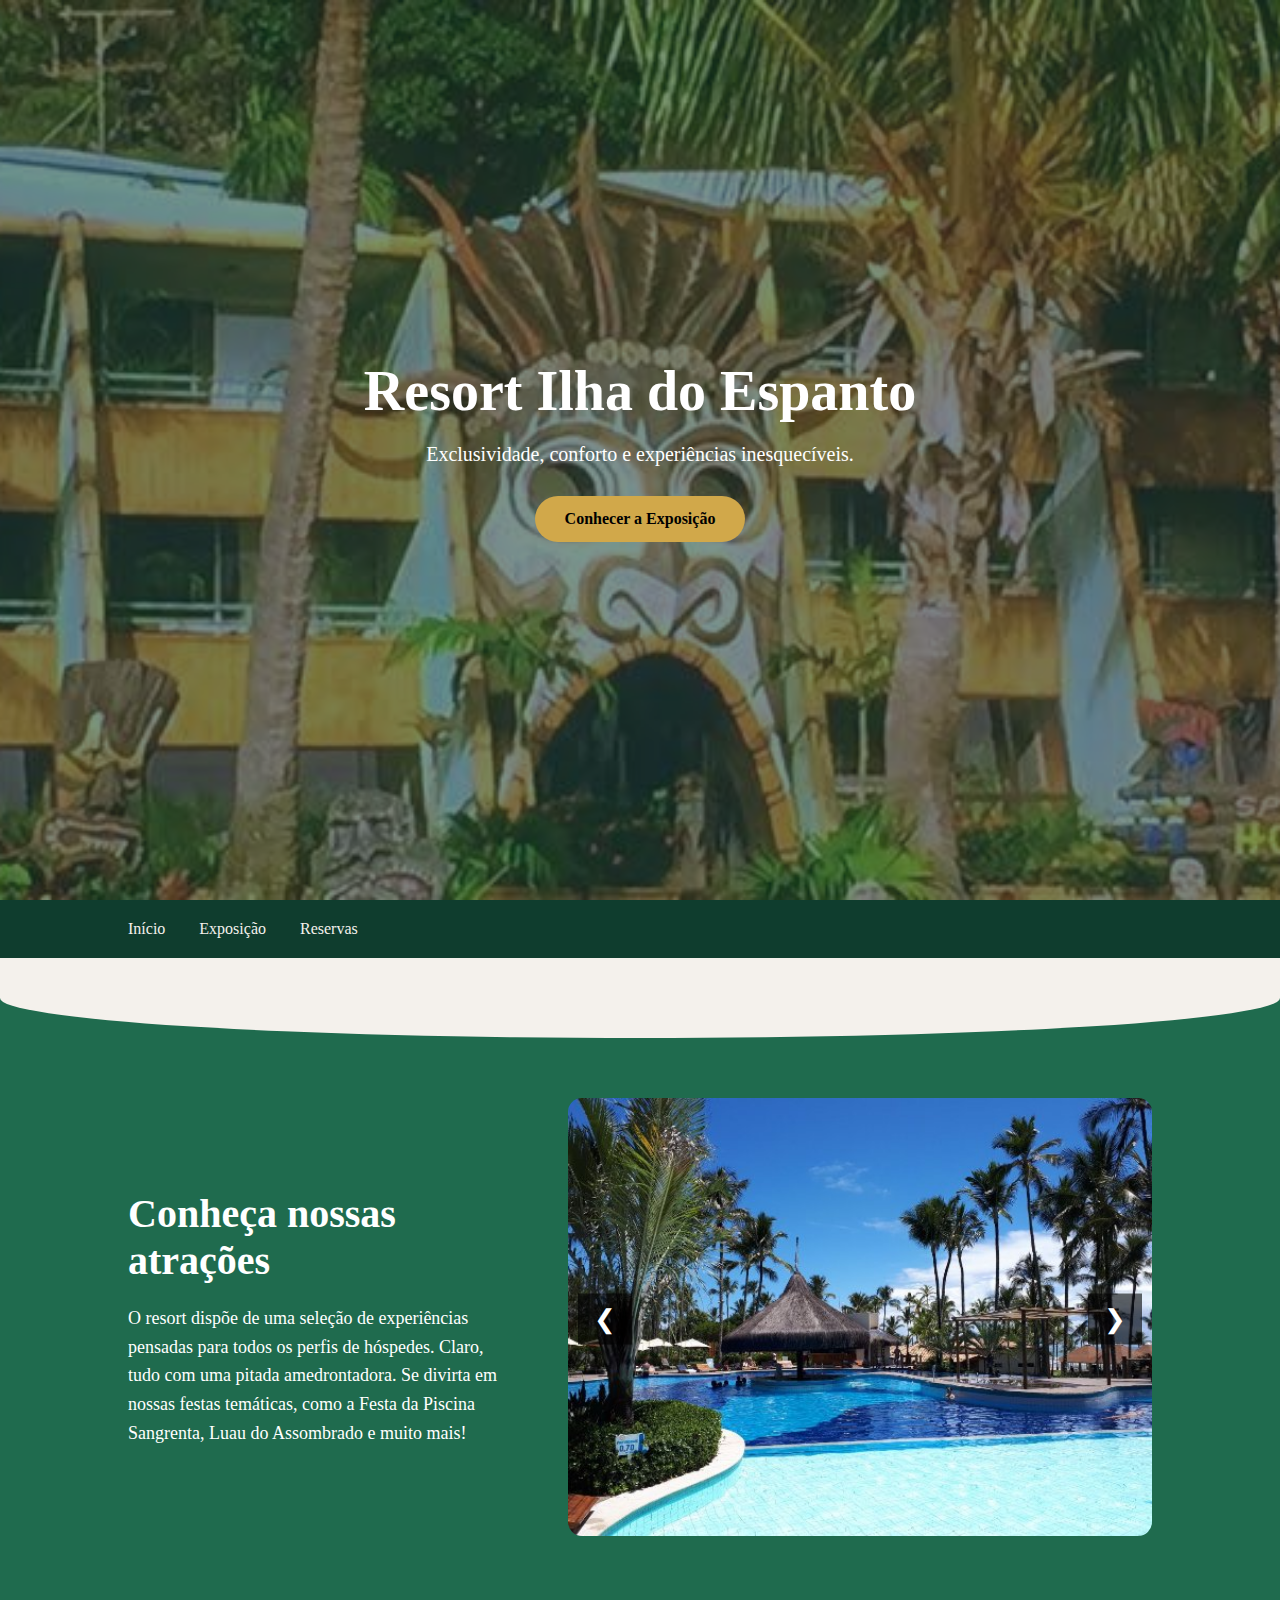
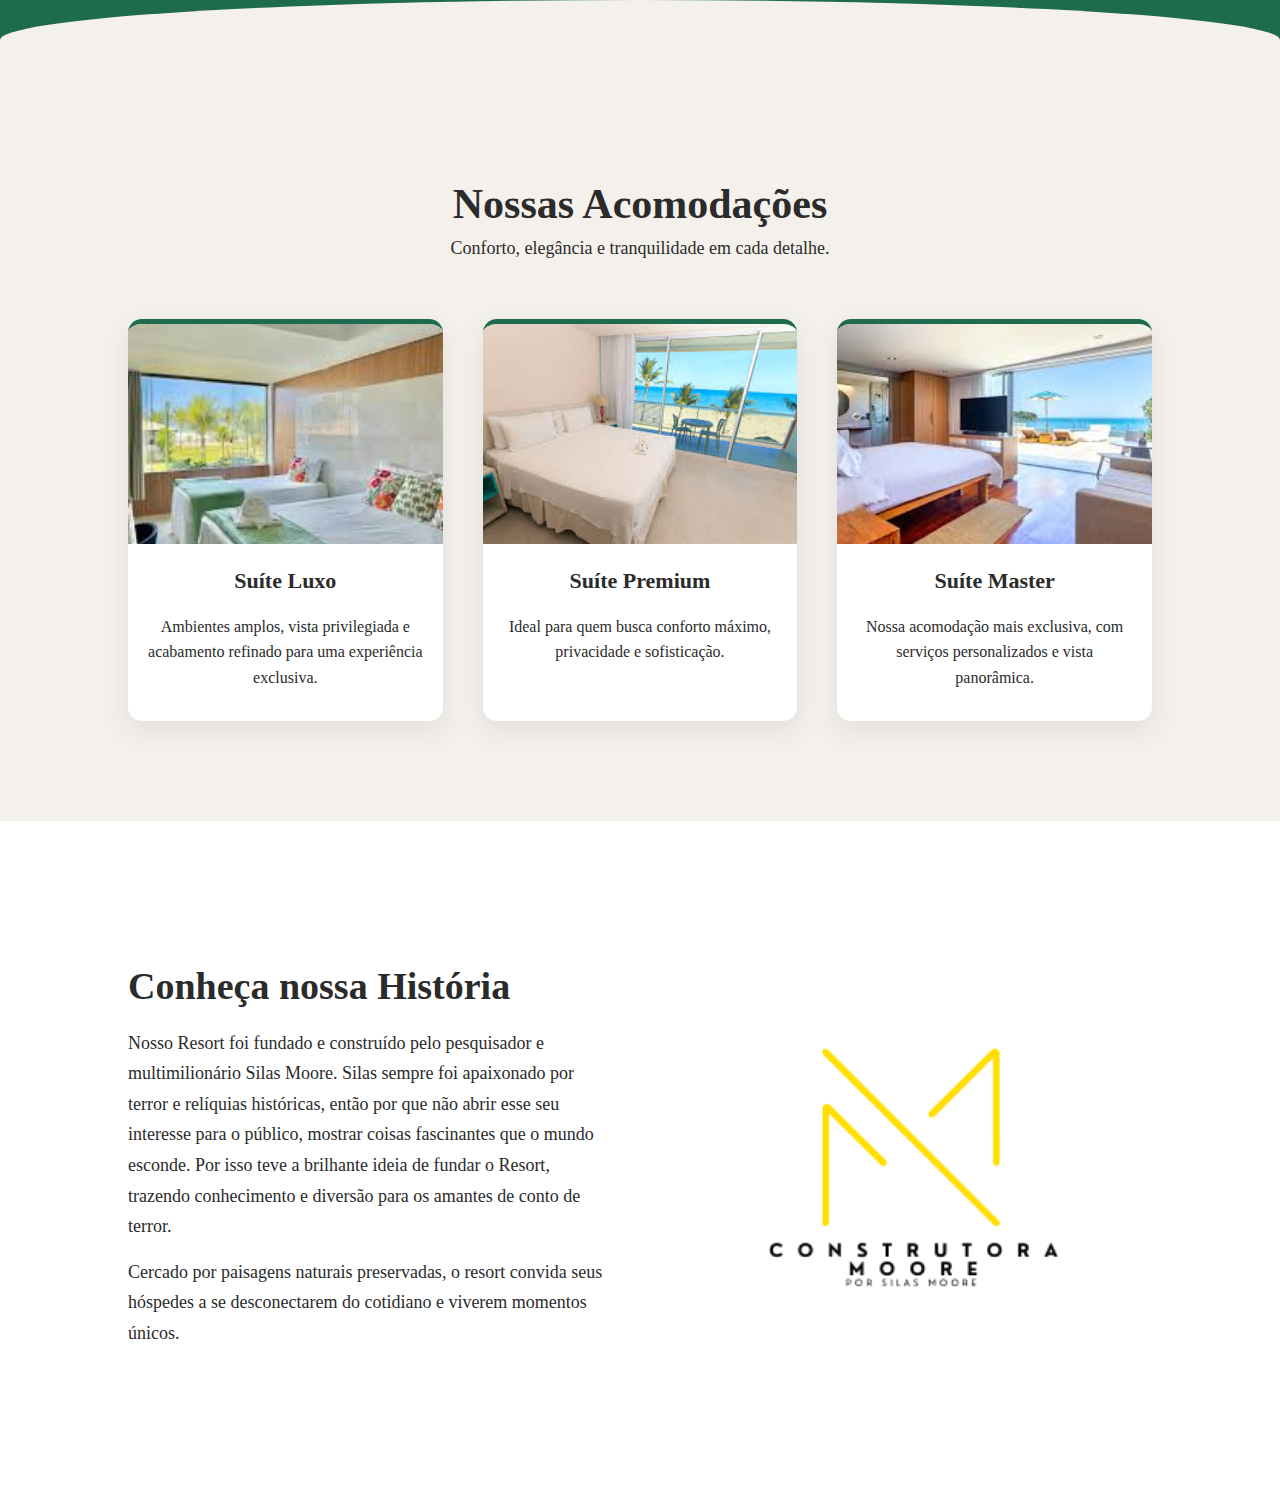
<file: index.html>
<!DOCTYPE html>
<html lang="pt-BR">
<head>
  <meta charset="UTF-8">
  <title>Resort Ilha do Espanto</title>
  <meta name="viewport" content="width=device-width, initial-scale=1.0">

  <!-- CSS -->
  <link rel="stylesheet" href="css/style.css">
</head>
<body>

<!-- ================= HERO ================= -->
<header class="hero">
  <div class="hero-overlay">
    <h1>Resort Ilha do Espanto</h1>
    <p>Exclusividade, conforto e experiências inesquecíveis.</p>
    <a href="exposicao.html" class="btn-hero">Conhecer a Exposição</a>
  </div>
</header>

<!-- ================= MENU ================= -->
<nav class="menu">
  <a href="index.html">Início</a>
  <a href="exposicao.html">Exposição</a>
  <a href="reservas.html">Reservas</a>
</nav>

<!-- ================= ATRAÇÕES (ÁREA VERDE) ================= -->
<section class="atracoes">

  <!-- curva superior -->
  <div class="curva-top"></div>

  <div class="atracoes-container">

    <div class="atracoes-texto">
      <h2>Conheça nossas atrações</h2>
      <p>
        O resort dispõe de uma seleção de experiências pensadas para todos os perfis de hóspedes. 
Claro, tudo com uma pitada amedrontadora. Se divirta em nossas festas temáticas, como a Festa da Piscina 
Sangrenta, Luau do Assombrado e muito mais!
      </p>
    </div>

    <div class="atracoes-carousel">

      <button class="carousel-btn left" onclick="prevImage()">&#10094;</button>

      <img id="carouselImage" src="img/atracao1.jpg" alt="Atração do Resort">

      <button class="carousel-btn right" onclick="nextImage()">&#10095;</button>

    </div>

  </div>

  <!-- curva inferior -->
  <div class="curva-bottom"></div>

</section>

<!-- ================= ACOMODAÇÕES ================= -->
<section class="acomodacoes">
  <div class="acomodacoes-container">

    <h2>Nossas Acomodações</h2>
    <p class="acomodacoes-sub">
      Conforto, elegância e tranquilidade em cada detalhe.
    </p>

    <div class="acomodacoes-grid">

      <div class="acomodacao-card">
        <img src="img/suite2.jpg" alt="Suíte Luxo">
        <h3>Suíte Luxo</h3>
        <p>
          Ambientes amplos, vista privilegiada e acabamento refinado para uma
          experiência exclusiva.
        </p>
      </div>

      <div class="acomodacao-card">
        <img src="img/suite1.jpg" alt="Suíte Premium">
        <h3>Suíte Premium</h3>
        <p>
          Ideal para quem busca conforto máximo, privacidade e sofisticação.
        </p>
      </div>

      <div class="acomodacao-card">
        <img src="img/suite6.jpg" alt="Suíte Master">
        <h3>Suíte Master</h3>
        <p>
          Nossa acomodação mais exclusiva, com serviços personalizados e vista
          panorâmica.
        </p>
      </div>

    </div>

  </div>
</section>

<!-- ================= HISTÓRIA ================= -->
<section class="historia">
  <div class="historia-container">

    <div class="historia-texto">
      <h2>Conheça nossa História</h2>
      <p>
        Nosso Resort foi fundado e construído pelo pesquisador e multimilionário Silas Moore. 
Silas sempre foi apaixonado por terror e relíquias históricas, então por que não abrir esse seu interesse 
para o público, mostrar coisas fascinantes que o mundo esconde. Por isso teve a brilhante ideia de fundar o 
Resort, trazendo conhecimento e diversão para os amantes de conto de terror.
      </p>
      <p>
        Cercado por paisagens naturais preservadas, o resort convida seus hóspedes
        a se desconectarem do cotidiano e viverem momentos únicos.
      </p>
    </div>

    <div class="historia-imagem">
      <!-- TROQUE A IMAGEM AQUI -->
      <img src="img/historia.png" alt="História do Resort">
    </div>

  </div>
</section>

<!-- ================= SCRIPT DO CARROSSEL ================= -->
<script src="js/carousel.js"></script>

</body>
</html>
</file>
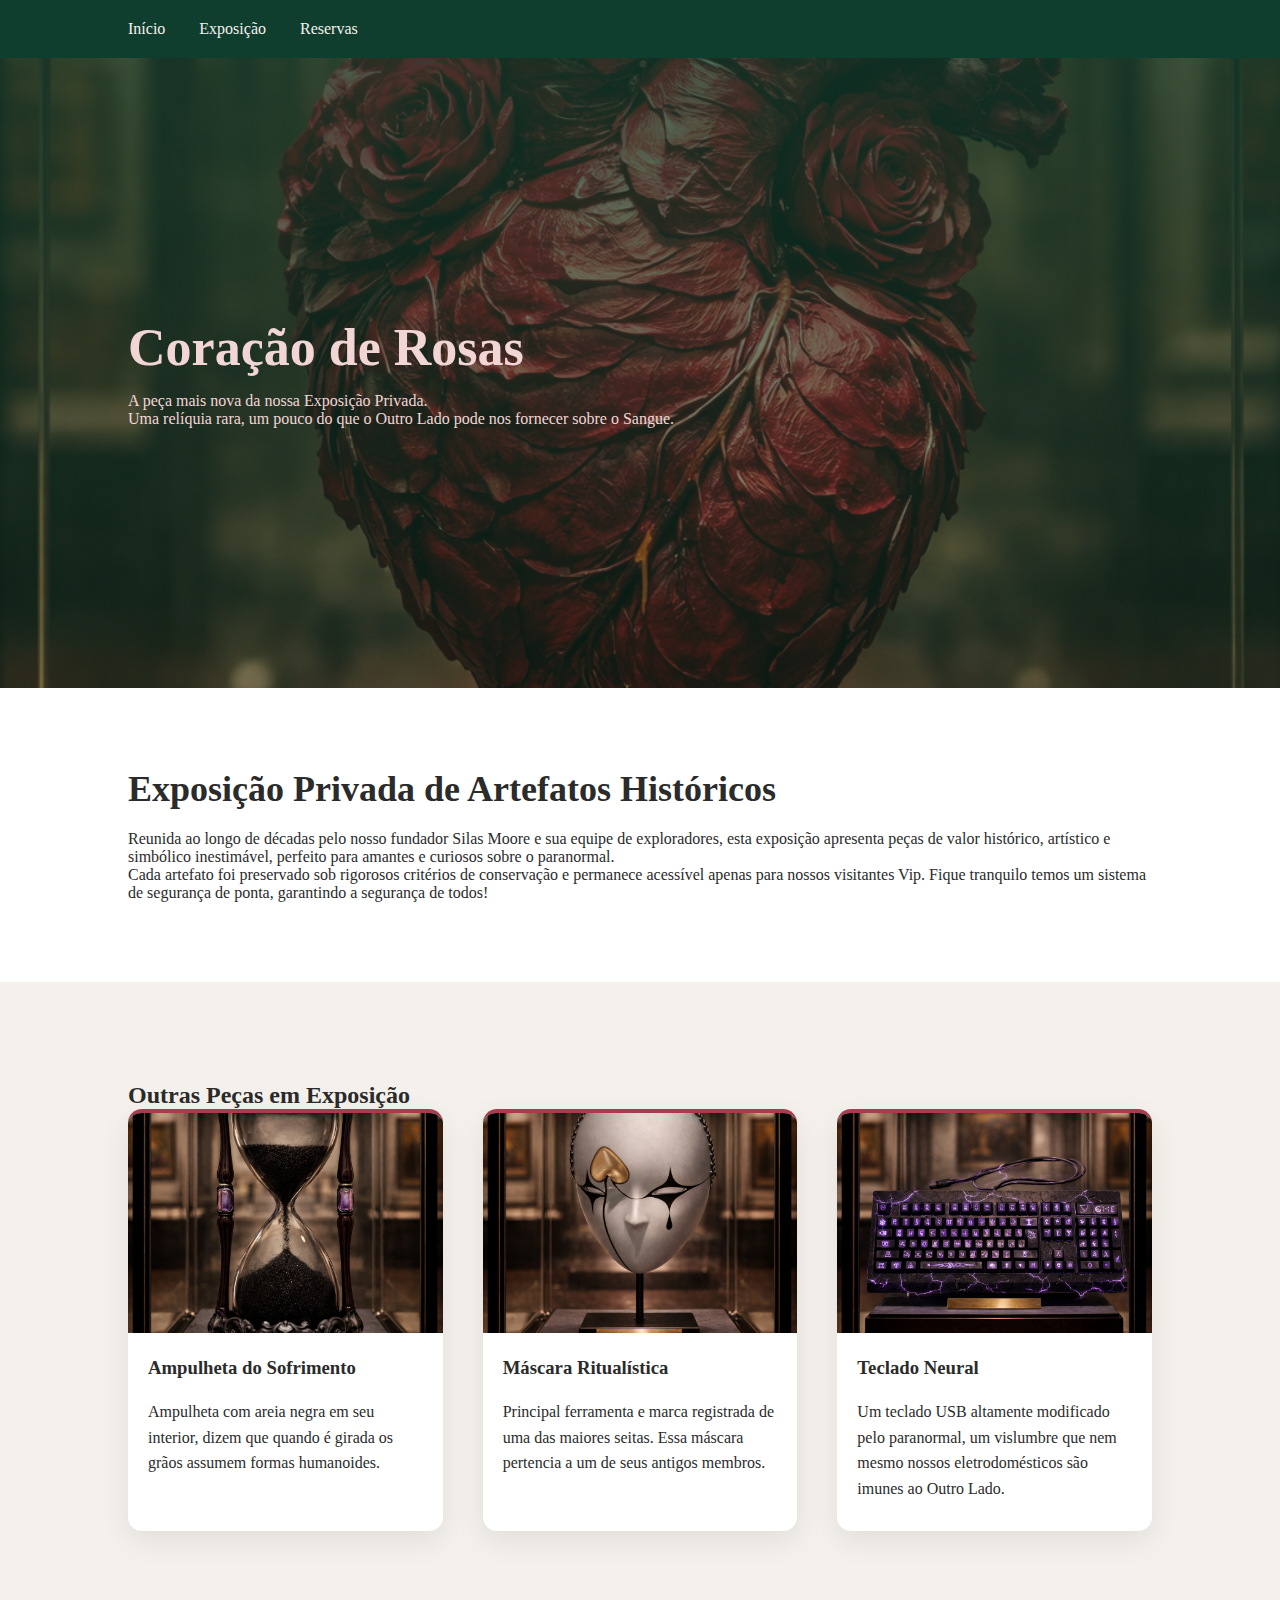
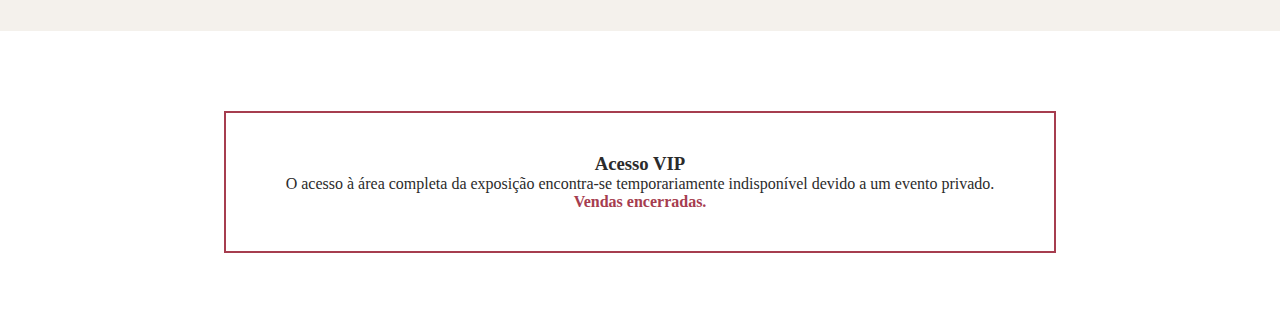
<file: exposicao.html>
<!DOCTYPE html>
<html lang="pt-BR">
<head>
  <meta charset="UTF-8">
  <title>Exposição Privada</title>
  <meta name="viewport" content="width=device-width, initial-scale=1.0">
  <link rel="stylesheet" href="css/style.css">
</head>
<body>

<!-- ================= MENU ================= -->
<nav class="menu">
  <a href="index.html">Início</a>
  <a href="exposicao.html">Exposição</a>
  <a href="reservas.html">Reservas</a>
</nav>

<!-- ================= HERO EXPOSIÇÃO ================= -->
<header class="expo-hero">
  <div class="expo-hero-overlay">
    <h1>Coração de Rosas</h1>
    <p>
      A peça mais nova da nossa Exposição Privada.<br>
      Uma relíquia rara, um pouco do que o Outro Lado pode nos fornecer sobre o Sangue.
    </p>
  </div>
</header>

<!-- ================= SOBRE A EXPOSIÇÃO ================= -->
<section class="expo-intro">
  <div class="expo-intro-container">
    <h2>Exposição Privada de Artefatos Históricos</h2>
    <p>
      Reunida ao longo de décadas pelo nosso fundador Silas Moore e sua equipe de exploradores,
      esta exposição apresenta peças de valor histórico, artístico e simbólico
      inestimável, perfeito para amantes e curiosos sobre o paranormal.
    </p>
    <p>
      Cada artefato foi preservado sob rigorosos critérios de conservação e
      permanece acessível apenas para nossos visitantes Vip. Fique tranquilo
	temos um sistema de segurança de ponta, garantindo a segurança de todos!
    </p>
  </div>
</section>

<!-- ================= ARTEFATOS ================= -->
<section class="expo-artefatos">
  <div class="expo-artefatos-container">

    <h2>Outras Peças em Exposição</h2>

    <div class="artefatos-grid">

      <div class="artefato-card">
        <img src="img/artefato1.png" alt="Ampulheta do Sofrimento">
        <h3>Ampulheta do Sofrimento</h3>
        <p>
          Ampulheta com areia negra em seu interior, dizem que quando é girada os grãos
assumem formas humanoides.
        </p>
      </div>

      <div class="artefato-card">
        <img src="img/artefato2.png" alt="Máscara Ritualística">
        <h3>Máscara Ritualística</h3>
        <p>
          Principal ferramenta e marca registrada de uma das maiores seitas. Essa máscara pertencia a um de
seus antigos membros.
        </p>
      </div>

      <div class="artefato-card">
        <img src="img/artefato3.png" alt="Teclado Neural">
        <h3>Teclado Neural</h3>
        <p>
          Um teclado USB altamente modificado pelo paranormal, um vislumbre que nem mesmo nossos eletrodomésticos
são imunes ao Outro Lado.
        </p>
      </div>

    </div>

  </div>
</section>

<!-- ================= ACESSO VIP ================= -->
<section class="expo-vip">
  <div class="expo-vip-box">
    <h3>Acesso VIP</h3>
    <p>
      O acesso à área completa da exposição encontra-se temporariamente
      indisponível devido a um evento privado.
    </p>
    <p class="vip-closed">
      Vendas encerradas.
    </p>
  </div>
</section>

</body>
</html>
</file>
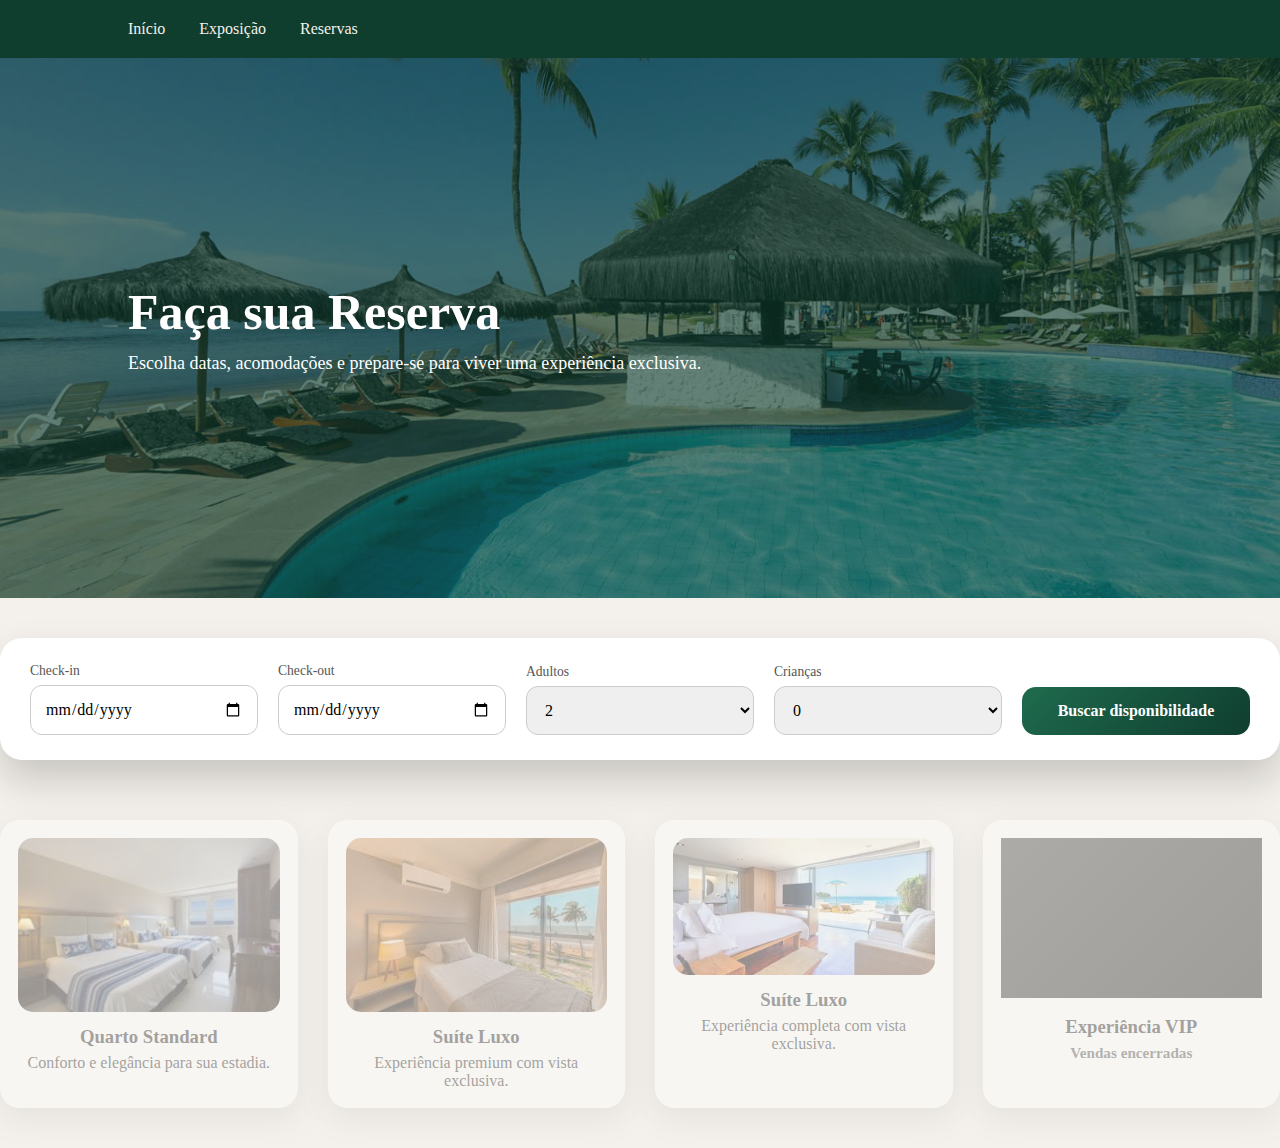
<file: reservas.html>
<!DOCTYPE html>
<html lang="pt-BR">
<head>
<meta charset="UTF-8">
<title>Reservas — Resort Ilha do Espanto</title>
<meta name="viewport" content="width=device-width, initial-scale=1.0">
<link rel="stylesheet" href="css/style.css">
</head>
<body>

<!-- MENU -->
<nav class="menu">
  <a href="index.html">Início</a>
  <a href="exposicao.html">Exposição</a>
  <a href="reservas.html">Reservas</a>
</nav>

<!-- HERO RESERVAS -->
<header class="reservas-hero">
  <div class="reservas-hero-overlay">
    <h1>Faça sua Reserva</h1>
    <p>
      Escolha datas, acomodações e prepare-se para viver uma experiência exclusiva.
    </p>
  </div>
</header>

<!-- FORMULÁRIO DE RESERVA -->
<section class="reserva-box">
<p id="resultado" class="resultado-busca">
  Quartos disponíveis para o período selecionado.
</p>


  <div class="reserva-item">
    <label>Check-in</label>
    <input type="date">
  </div>

  <div class="reserva-item">
    <label>Check-out</label>
    <input type="date">
  </div>

  <div class="reserva-item">
    <label>Adultos</label>
    <select>
      <option>1</option>
      <option selected>2</option>
      <option>3</option>
      <option>4</option>
      <option>5</option>
    </select>
  </div>

  <div class="reserva-item">
    <label>Crianças</label>
    <select>
      <option selected>0</option>
      <option>1</option>
      <option>2</option>
      <option>3</option>
    </select>
  </div>

  <div class="reserva-item botao">
    <button onclick="buscar()">Buscar disponibilidade</button>
  </div>

</section>


<div class="quartos-grid">

  <div class="quarto-card desativado" onclick="selecionarQuarto(this)">
    <img src="img/quarto_standard.jpg">
    <h3>Quarto Standard</h3>
    <p>Conforto e elegância para sua estadia.</p>
  </div>

  <div class="quarto-card desativado" onclick="selecionarQuarto(this)">
    <img src="img/quarto_luxo.jpg">
    <h3>Suíte Luxo</h3>
    <p>Experiência premium com vista exclusiva.</p>
  </div>

  <div class="quarto-card desativado" onclick="selecionarQuarto(this)">
    <img src="img/quarto_master.jpg">
    <h3>Suíte Luxo</h3>
    <p>Experiência completa com vista exclusiva.</p>
  </div>

  <div class="quarto-card desativado">
    <div class="quarto-thumb vip-thumb"></div>
    <div class="quarto-info">
      <h3>Experiência VIP</h3>
      <p class="vip-text">Vendas encerradas</p>
    </div>

</div>
<button id="btnReservar" class="btn-reservar" onclick="confirmarReserva()">
  Reservar agora
</button>

<script>
function buscar() {
  document.getElementById("resultado").style.display = "block";
}
</script>

<script>
function buscar() {
  // Ativa quartos
  document.querySelectorAll('.quarto-card').forEach(card => {
    card.classList.remove('desativado');
    card.classList.add('ativo');
  });

  // Mensagem de busca (se você já fez)
  const resultado = document.getElementById("resultado");
  if (resultado) resultado.style.display = "block";
}

function selecionarQuarto(card) {
  document.querySelectorAll('.quarto-card').forEach(c => {
    c.classList.remove('selecionado');
  });

  card.classList.add('selecionado');
  document.getElementById('btnReservar').style.display = "block";
}

function confirmarReserva() {
  document.getElementById("popupReserva").style.display = "flex";
}

function fecharPopup() {
  document.getElementById("popupReserva").style.display = "none";
}
</script>

<div id="popupReserva" class="popup">
  <div class="popup-conteudo">
    <h2>Reserva Confirmada</h2>
    <p>Sua reserva foi registrada com sucesso.</p>
    <button onclick="fecharPopup()">Fechar</button>
  </div>
</div>


</body>
</html>
</file>
<file: css/style.css>
/* ================= VARIÁVEIS DE COR ================= */

:root {
  --verde-escuro: #0f3d2e;
  --verde-dourado: #1f6b4e;
  --vermelho-rosa: #a63d4f;
  --marfim: #f4f1ec;
  --texto-escuro: #2b2b2b;
}

/* ================= RESET BÁSICO ================= */

* {
  margin: 0;
  padding: 0;
  box-sizing: border-box;
  font-family: "Georgia", serif;
}

body {
  background: var(--marfim);
  color: var(--texto-escuro);
}

/* ================= MENU ================= */

.menu {
  background: var(--verde-escuro);
  padding: 20px 10%;
}

.menu a {
  color: var(--marfim);
  margin-right: 30px;
  text-decoration: none;
  font-weight: 500;
}

.menu a:hover {
  color: var(--vermelho-rosa);
}

/* ================= HERO PRINCIPAL ================= */

.hero {
  height: 100vh;
  background-image: url("../img/hero.jpg");
  background-size: cover;
  background-position: center;
  position: relative;
}

.hero-overlay {
  background: rgba(15, 61, 46, 0.55);
  height: 100%;
  display: flex;
  flex-direction: column;
  align-items: center;
  justify-content: center;
  color: white;
  text-align: center;
}

.hero h1 {
  font-size: 56px;
  margin-bottom: 20px;
}

.hero p {
  font-size: 20px;
  margin-bottom: 30px;
}

.btn-hero {
  background: #d1a84a;
  color: #000;
  padding: 14px 30px;
  text-decoration: none;
  font-weight: bold;
  border-radius: 30px;
}

.btn-hero:hover {
  background: #b8933f;
}

/* ================= HISTÓRIA ================= */

.historia {
  padding: 100px 10%;
  background: #ffffff;
}

.historia-container {
  display: flex;
  align-items: center;
  gap: 60px;
}

.historia-texto {
  flex: 1;
}

.historia-texto h2 {
  font-size: 38px;
  margin-bottom: 20px;
}

.historia-texto p {
  font-size: 18px;
  line-height: 1.7;
  margin-bottom: 15px;
}

.historia-imagem {
  flex: 1;
}

.historia-imagem img {
  width: 100%;
  border-radius: 14px;
}

/* ================= ACOMODAÇÕES ================= */

.acomodacoes {
  padding: 100px 10%;
  background: var(--marfim);
  text-align: center;
}

.acomodacoes h2 {
  font-size: 42px;
  margin-bottom: 10px;
}

.acomodacoes-sub {
  font-size: 18px;
  margin-bottom: 60px;
}

.acomodacoes-grid {
  display: grid;
  grid-template-columns: repeat(3, 1fr);
  gap: 40px;
}

.acomodacao-card {
  background: white;
  border-top: 5px solid var(--verde-dourado);
  border-radius: 14px;
  overflow: hidden;
  box-shadow: 0 10px 30px rgba(0,0,0,0.08);
}

.acomodacao-card img {
  width: 100%;
  height: 220px;
  object-fit: cover;
}

.acomodacao-card h3 {
  font-size: 22px;
  margin: 20px;
}

.acomodacao-card p {
  font-size: 16px;
  margin: 0 20px 30px;
  line-height: 1.6;
}

/* ================= ATRAÇÕES ================= */

.atracoes {
  background: var(--verde-dourado);
  padding: 140px 0;
  position: relative;
  color: white;
}

.curva-top {
  position: absolute;
  top: 0;
  width: 100%;
  height: 80px;
  background: var(--marfim);
  border-bottom-left-radius: 100% 80px;
  border-bottom-right-radius: 100% 80px;
}

.curva-bottom {
  position: absolute;
  bottom: 0;
  width: 100%;
  height: 80px;
  background: var(--marfim);
  border-top-left-radius: 100% 80px;
  border-top-right-radius: 100% 80px;
}

.atracoes-container {
  display: flex;
  align-items: center;
  gap: 50px;
  padding: 0 10%;
}

.atracoes-texto {
  flex: 1;
}

.atracoes-texto h2 {
  font-size: 40px;
  margin-bottom: 20px;
}

.atracoes-texto p {
  font-size: 18px;
  line-height: 1.6;
}

.atracoes-carousel {
  flex: 1.5;
  position: relative;
}

.atracoes-carousel img {
  width: 100%;
  border-radius: 14px;
}

.carousel-btn {
  position: absolute;
  top: 50%;
  transform: translateY(-50%);
  background: rgba(0,0,0,0.6);
  color: white;
  border: none;
  font-size: 26px;
  padding: 10px 16px;
  cursor: pointer;
}

.carousel-btn.left {
  left: 10px;
}

.carousel-btn.right {
  right: 10px;
}

/* ================= EXPOSIÇÃO ================= */

.expo-hero {
  height: 70vh;
  background-image: url("../img/coracao-rosas.png");
  background-size: cover;
  background-position: center;
}

.expo-hero-overlay {
  background: linear-gradient(
    rgba(15,61,46,0.75),
    rgba(15,61,46,0.4)
  );
  height: 100%;
  display: flex;
  flex-direction: column;
  justify-content: center;
  padding-left: 10%;
  color: #f2d6d6;
}

.expo-hero-overlay h1 {
  font-size: 52px;
  margin-bottom: 15px;
}

.expo-intro {
  padding: 80px 10%;
  background: white;
}

.expo-intro h2 {
  font-size: 36px;
  margin-bottom: 20px;
}

.expo-artefatos {
  padding: 100px 10%;
  background: var(--marfim);
}

.artefatos-grid {
  display: grid;
  grid-template-columns: repeat(3, 1fr);
  gap: 40px;
}

.artefato-card {
  background: white;
  border-top: 4px solid var(--vermelho-rosa);
  border-radius: 14px;
  overflow: hidden;
  box-shadow: 0 10px 30px rgba(0,0,0,0.08);
}

.artefato-card img {
  width: 100%;
  height: 220px;
  object-fit: cover;
}

.artefato-card h3 {
  margin: 20px;
}

.artefato-card p {
  margin: 0 20px 30px;
  line-height: 1.6;
}

/* ================= VIP ================= */

.expo-vip {
  padding: 80px 10%;
  background: white;
  display: flex;
  justify-content: center;
}

.expo-vip-box {
  border: 2px solid var(--vermelho-rosa);
  padding: 40px 60px;
  text-align: center;
}

.vip-closed {
  color: var(--vermelho-rosa);
  font-weight: bold;
}

/* ================= RESERVAS HERO ================= */

.reservas-hero {
  height: 60vh;
  background-image: url("../img/reservas-hero.jpg"); /* imagem de fundo */
  background-size: cover;
  background-position: center;
  position: relative;
}

.reservas-hero-overlay {
  background: rgba(15, 61, 46, 0.65);
  height: 100%;
  display: flex;
  flex-direction: column;
  justify-content: center;
  padding-left: 10%;
  color: white;
}

.reservas-hero-overlay h1 {
  font-size: 50px;
  margin-bottom: 12px;
}

.reservas-hero-overlay p {
  font-size: 18px;
}

/* ================= FORMULÁRIO RESERVAS ================= */

.reservas-form-section {
  background: #ffffff;
  padding: 80px 10%;
}

.reservas-form-container {
  max-width: 600px;
  margin: auto;
  display: flex;
  flex-direction: column;
  gap: 18px;
}

.reservas-form-container h2 {
  font-size: 32px;
  text-align: center;
  margin-bottom: 24px;
}

.reservas-form-container label {
  font-size: 16px;
  margin-top: 10px;
}

.reservas-form-container input,
.reservas-form-container select {
  padding: 10px;
  border: 1px solid #999;
  border-radius: 6px;
  font-size: 16px;
}

.btn-reservar {
  margin-top: 20px;
  background: var(--verde-dourado);
  color: #000;
  padding: 12px;
  font-size: 18px;
  border: none;
  cursor: pointer;
  border-radius: 6px;
}

.btn-reservar:hover {
  background: #145b3e;
  color: white;
}

#reservaMessage {
  margin-top: 20px;
  text-align: center;
  font-size: 17px;
  color: var(--vermelho-rosa);
  font-weight: bold;
}

/* ================= QUARTOS ================= */

.quartos-grid {
  display: grid;
  grid-template-columns: repeat(auto-fit, minmax(180px, 1fr));
  gap: 20px;
  margin-bottom: 30px;
}

.quarto-card {
  background: #f4f4f4;
  border: 2px solid transparent;
  padding: 20px;
  cursor: pointer;
  text-align: center;
  border-radius: 10px;
  transition: 0.3s;
}

.quarto-card h3 {
  margin-bottom: 6px;
}

.quarto-card:hover {
  border-color: var(--verde-dourado);
}

.quarto-card.ativo {
  border-color: var(--verde-dourado);
  background: #e6f2ee;
}

.quarto-card.vip {
  background: #ddd;
  color: #777;
  cursor: not-allowed;
}

.quarto-preview {
  margin-bottom: 30px;
}

.quarto-preview img {
  width: 100%;
  border-radius: 14px;
  box-shadow: 0 10px 25px rgba(0,0,0,0.2);
}

/* ================= QUARTOS ESTILO RESORT ================= */

.titulo-secao {
  text-align: center;
  margin-bottom: 30px;
  font-size: 2rem;
}

.quartos-grid {
  display: grid;
  grid-template-columns: repeat(auto-fit, minmax(260px, 1fr));
  gap: 30px;
  margin-bottom: 40px;
}

.quarto-card {
  background: #ffffff;
  border-radius: 18px;
  overflow: hidden;
  cursor: pointer;
  box-shadow: 0 10px 30px rgba(0,0,0,0.15);
  transition: transform 0.3s, box-shadow 0.3s;
  border: 3px solid transparent;
}

.quarto-card:hover {
  transform: translateY(-6px);
  box-shadow: 0 20px 40px rgba(0,0,0,0.25);
}

.quarto-card.ativo {
  border-color: var(--verde-dourado);
}

.quarto-thumb {
  height: 160px;
  background-size: cover;
  background-position: center;
}

.quarto-info {
  padding: 18px;
}

.quarto-info h3 {
  margin-bottom: 6px;
}

.quarto-info p {
  font-size: 0.95rem;
  color: #555;
}

/* VIP */

.quarto-card.vip {
  cursor: not-allowed;
  filter: grayscale(100%);
}

.vip-thumb {
  height: 160px;
  background: linear-gradient(135deg, #444, #222);
}

.vip-text {
  color: #a00;
  font-weight: bold;
}

/* PREVIEW */

.quarto-preview {
  display: flex;
  justify-content: center;
}

.preview-card {
  background: #fff;
  padding: 15px;
  border-radius: 20px;
  box-shadow: 0 20px 40px rgba(0,0,0,0.25);
  max-width: 900px;
  width: 100%;
}

.preview-card img {
  width: 100%;
  border-radius: 14px;
}

/* ================= RESERVA ESTILO PROFISSIONAL ================= */

.reserva-box {
  background: #ffffff;
  padding: 25px 30px;
  border-radius: 22px;
  display: grid;
  grid-template-columns: repeat(auto-fit, minmax(160px, 1fr));
  gap: 20px;
  box-shadow: 0 20px 40px rgba(0,0,0,0.18);
  margin: 40px 0 60px;
  align-items: end;
}

.reserva-item {
  display: flex;
  flex-direction: column;
}

.reserva-item label {
  font-size: 0.85rem;
  margin-bottom: 6px;
  color: #555;
}

.reserva-item input,
.reserva-item select {
  padding: 14px;
  border-radius: 12px;
  border: 1px solid #ccc;
  font-size: 1rem;
  transition: border 0.3s, box-shadow 0.3s;
}

.reserva-item input:focus,
.reserva-item select:focus {
  outline: none;
  border-color: var(--verde-dourado);
  box-shadow: 0 0 0 3px rgba(140, 170, 120, 0.25);
}

.reserva-item.botao button {
  padding: 15px;
  border-radius: 14px;
  border: none;
  background: linear-gradient(135deg, var(--verde-dourado), var(--verde-escuro));
  color: white;
  font-size: 1rem;
  font-weight: bold;
  cursor: pointer;
  transition: transform 0.2s, box-shadow 0.2s;
}

.reserva-item.botao button:hover {
  transform: translateY(-2px);
  box-shadow: 0 10px 20px rgba(0,0,0,0.25);
}

.resultado-busca {
  display: none;
  margin-top: 20px;
  font-size: 1rem;
  color: var(--verde-dourado);
  font-weight: 500;
}

/* ================= QUARTOS ================= */

.quarto-card {
  background: white;
  border-radius: 20px;
  padding: 15px;
  text-align: center;
  cursor: pointer;
  transition: transform 0.3s, box-shadow 0.3s, opacity 0.3s;
}

.quarto-card img {
  width: 100%;
  border-radius: 15px;
  margin-bottom: 10px;
}

/* Desativado */
.quarto-card.desativado {
  opacity: 0.4;
  pointer-events: none;
}

/* Ativo */
.quarto-card.ativo:hover {
  transform: translateY(-5px);
  box-shadow: 0 15px 30px rgba(0,0,0,0.25);
}

/* Selecionado */
.quarto-card.selecionado {
  outline: 3px solid var(--verde-dourado);
}

/* Botão reservar */
.btn-reservar {
  display: none;
  margin: 40px auto;
  padding: 16px 40px;
  font-size: 1.1rem;
  border-radius: 30px;
  border: none;
  background: linear-gradient(135deg, var(--verde-dourado), var(--verde-escuro));
  color: white;
  cursor: pointer;
  box-shadow: 0 12px 25px rgba(0,0,0,0.3);
}

/* ================= POPUP ================= */

.popup {
  display: none;
  position: fixed;
  inset: 0;
  background: rgba(0,0,0,0.6);
  justify-content: center;
  align-items: center;
  z-index: 999;
}

.popup-conteudo {
  background: white;
  padding: 40px;
  border-radius: 25px;
  text-align: center;
  max-width: 400px;
  box-shadow: 0 20px 40px rgba(0,0,0,0.4);
}

.popup-conteudo button {
  margin-top: 20px;
  padding: 12px 30px;
  border-radius: 25px;
  border: none;
  background: var(--verde-dourado);
  color: white;
  cursor: pointer;
}
</file>
